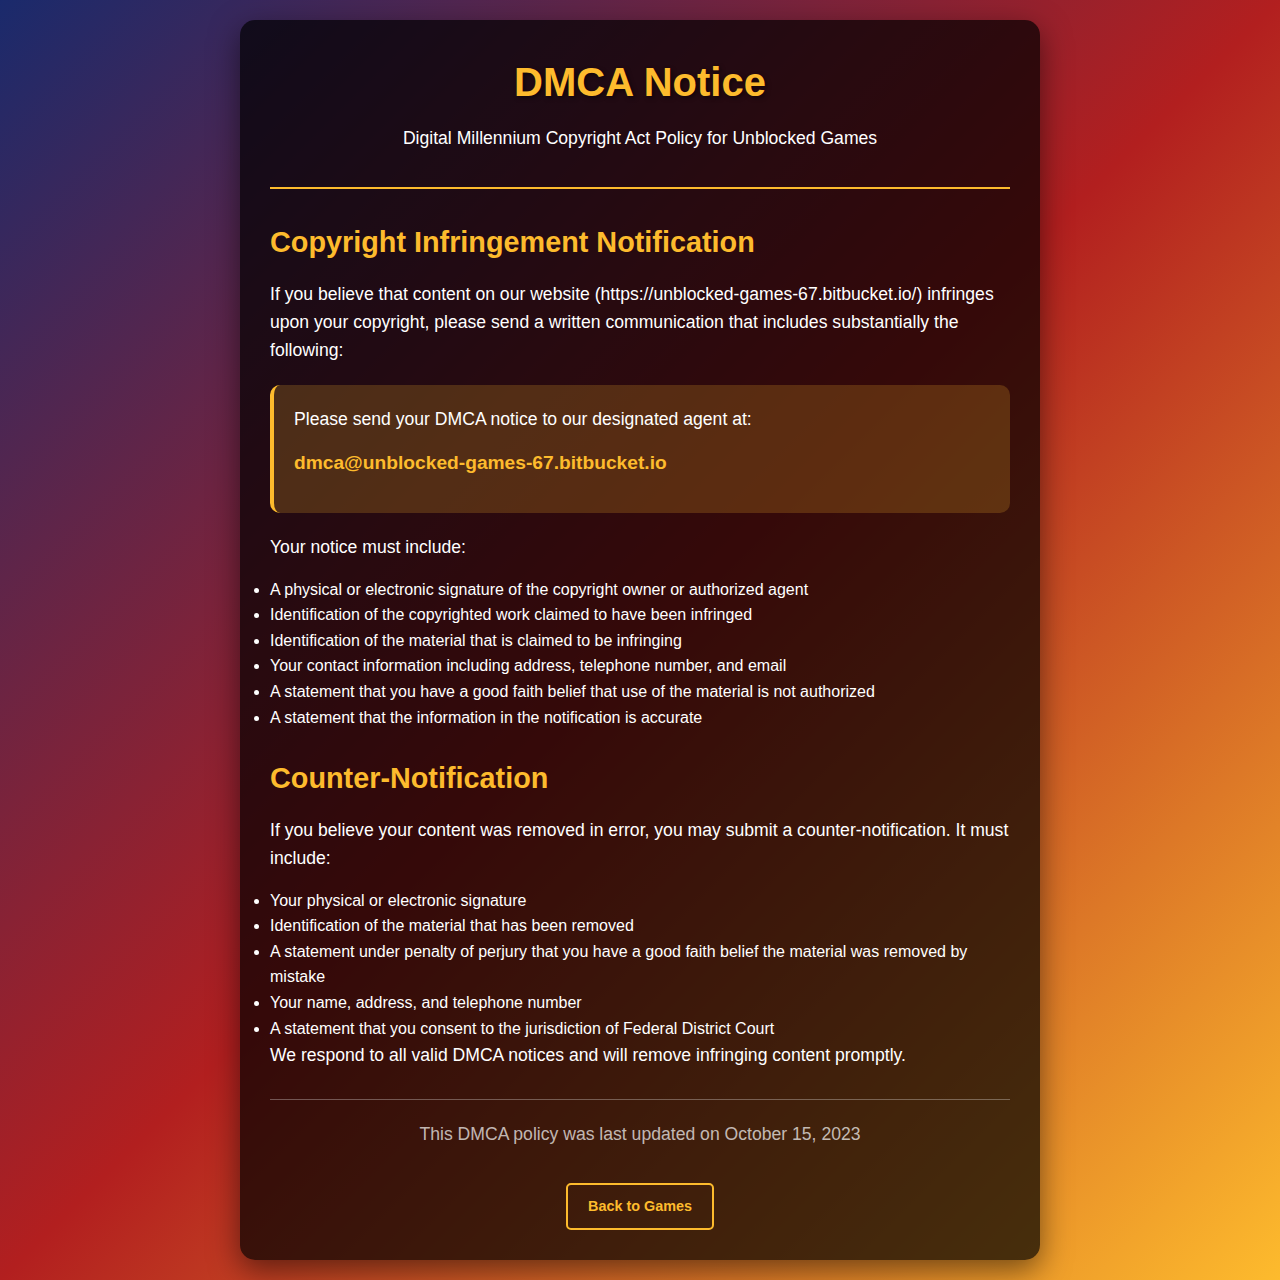
<file: dmca.html>
<!DOCTYPE html>
<html lang="en">
<head>
    <meta charset="UTF-8">
    <meta name="viewport" content="width=device-width, initial-scale=1.0">
    <title>DMCA Notice - Unblocked Games</title>
    <style>
        * {
            margin: 0;
            padding: 0;
            box-sizing: border-box;
            font-family: 'Segoe UI', Tahoma, Geneva, Verdana, sans-serif;
        }
        
        body {
            background: linear-gradient(135deg, #1a2a6c, #b21f1f, #fdbb2d);
            color: #fff;
            min-height: 100vh;
            padding: 20px;
            line-height: 1.6;
        }
        
        .container {
            max-width: 800px;
            margin: 0 auto;
            background: rgba(0, 0, 0, 0.7);
            border-radius: 15px;
            padding: 30px;
            box-shadow: 0 10px 30px rgba(0, 0, 0, 0.5);
        }
        
        header {
            text-align: center;
            margin-bottom: 30px;
            padding-bottom: 20px;
            border-bottom: 2px solid #fdbb2d;
        }
        
        h1 {
            font-size: 2.5rem;
            margin-bottom: 10px;
            color: #fdbb2d;
            text-shadow: 2px 2px 4px rgba(0, 0, 0, 0.5);
        }
        
        h2 {
            font-size: 1.8rem;
            margin: 25px 0 15px;
            color: #fdbb2d;
        }
        
        p {
            margin-bottom: 15px;
            font-size: 1.1rem;
        }
        
        .contact-info {
            background: rgba(253, 187, 45, 0.2);
            padding: 20px;
            border-radius: 10px;
            margin: 20px 0;
            border-left: 4px solid #fdbb2d;
        }
        
        .email {
            color: #fdbb2d;
            font-weight: bold;
            font-size: 1.2rem;
        }
        
        footer {
            text-align: center;
            margin-top: 30px;
            padding-top: 20px;
            border-top: 1px solid rgba(255, 255, 255, 0.3);
            font-size: 0.9rem;
            color: rgba(255, 255, 255, 0.7);
        }
        
        .back-link {
            display: inline-block;
            margin-top: 20px;
            color: #fdbb2d;
            text-decoration: none;
            font-weight: bold;
            padding: 10px 20px;
            border: 2px solid #fdbb2d;
            border-radius: 5px;
            transition: all 0.3s ease;
        }
        
        .back-link:hover {
            background: #fdbb2d;
            color: #1a2a6c;
        }
        
        @media (max-width: 600px) {
            .container {
                padding: 20px;
            }
            
            h1 {
                font-size: 2rem;
            }
            
            h2 {
                font-size: 1.5rem;
            }
        }
    </style>
</head>
<body>
    <div class="container">
        <header>
            <h1>DMCA Notice</h1>
            <p>Digital Millennium Copyright Act Policy for Unblocked Games</p>
        </header>
        
        <section>
            <h2>Copyright Infringement Notification</h2>
            <p>If you believe that content on our website (https://unblocked-games-67.bitbucket.io/) infringes upon your copyright, please send a written communication that includes substantially the following:</p>
            
            <div class="contact-info">
                <p>Please send your DMCA notice to our designated agent at:</p>
                <p class="email">dmca@unblocked-games-67.bitbucket.io</p>
            </div>
            
            <p>Your notice must include:</p>
            <ul>
                <li>A physical or electronic signature of the copyright owner or authorized agent</li>
                <li>Identification of the copyrighted work claimed to have been infringed</li>
                <li>Identification of the material that is claimed to be infringing</li>
                <li>Your contact information including address, telephone number, and email</li>
                <li>A statement that you have a good faith belief that use of the material is not authorized</li>
                <li>A statement that the information in the notification is accurate</li>
            </ul>
            
            <h2>Counter-Notification</h2>
            <p>If you believe your content was removed in error, you may submit a counter-notification. It must include:</p>
            <ul>
                <li>Your physical or electronic signature</li>
                <li>Identification of the material that has been removed</li>
                <li>A statement under penalty of perjury that you have a good faith belief the material was removed by mistake</li>
                <li>Your name, address, and telephone number</li>
                <li>A statement that you consent to the jurisdiction of Federal District Court</li>
            </ul>
            
            <p>We respond to all valid DMCA notices and will remove infringing content promptly.</p>
        </section>
        
        <footer>
            <p>This DMCA policy was last updated on October 15, 2023</p>
            <a href="https://unblocked-games-67.bitbucket.io/" class="back-link">Back to Games</a>
        </footer>
    </div>
</body>
</html>
</file>
